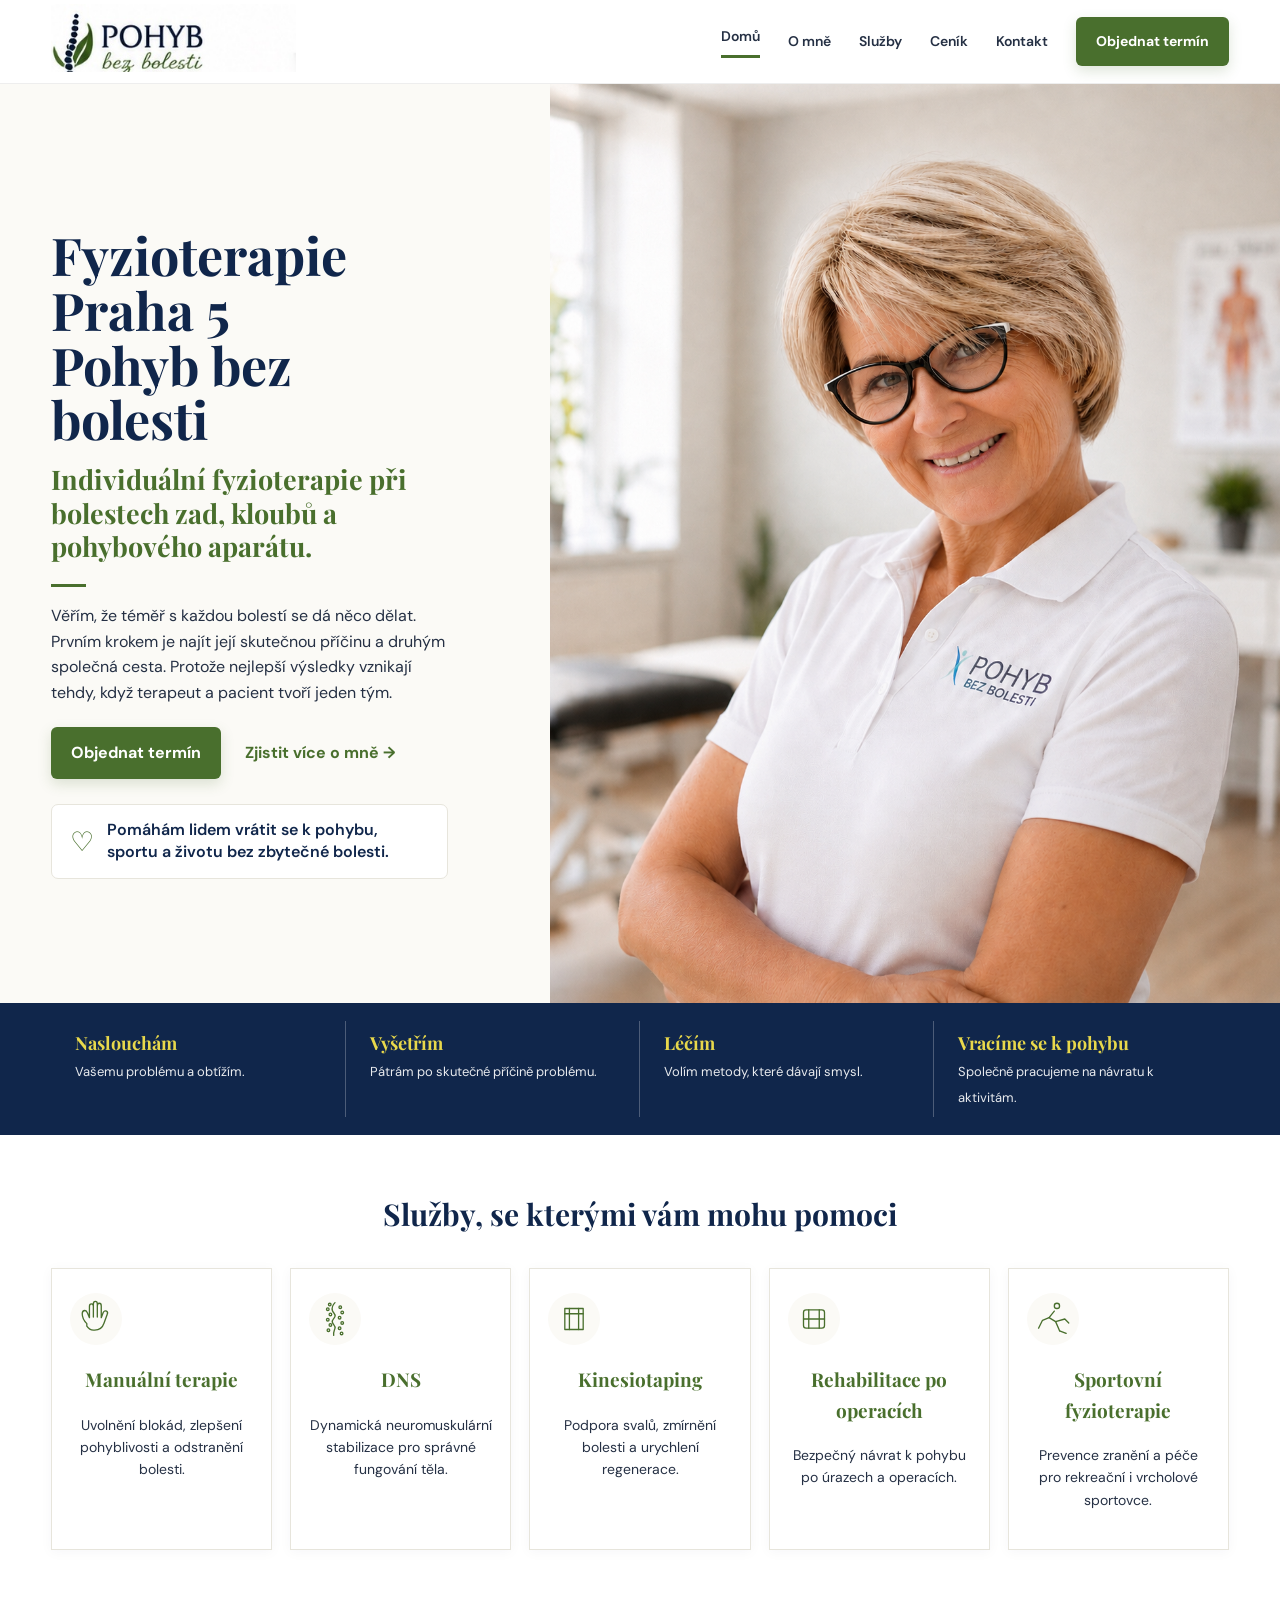
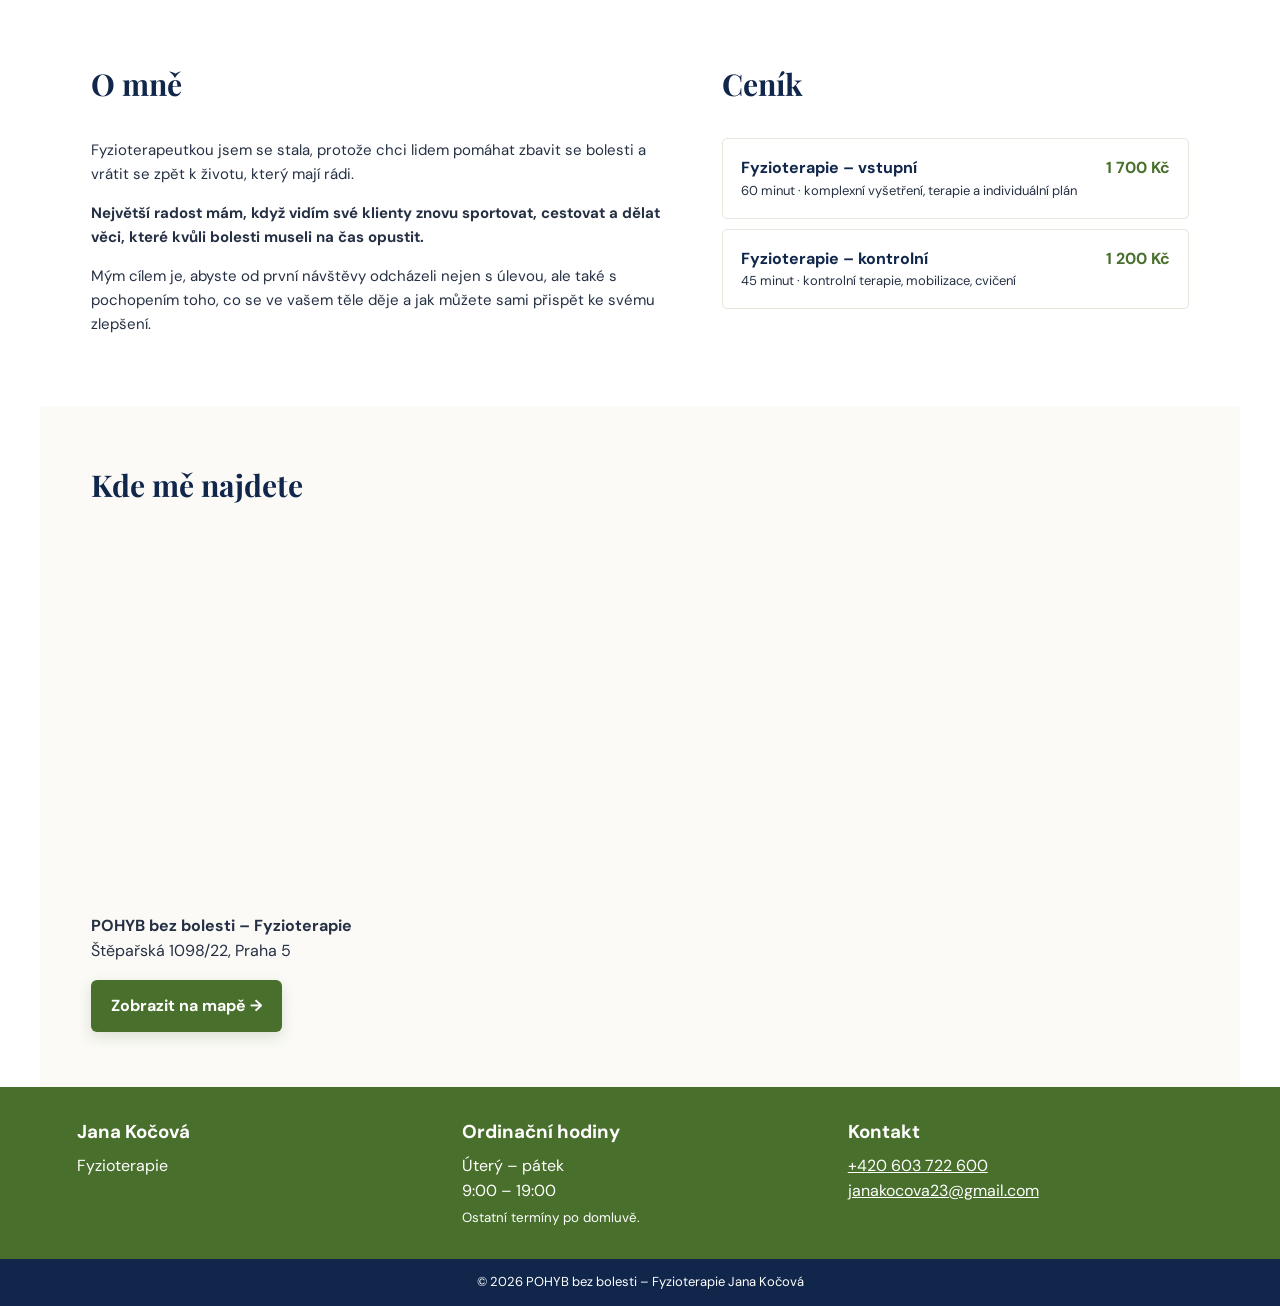
<file: index.html>
<!doctype html>
<html lang="cs">
<head>
  <meta charset="utf-8">
  <meta name="viewport" content="width=device-width, initial-scale=1">
  <title>Pohyb bez bolesti | Fyzioterapie Jana Kočová</title>
  <meta name="description" content="Fyzioterapie Jana Kočová – individuální péče, manuální terapie, DNS, kinesiotaping, rehabilitace po operacích a sportovní fyzioterapie v Praze 5.">
  <link rel="stylesheet" href="style.css">
</head>
<body>
<header class="site-header">
  <a class="brand" href="#domu" aria-label="Pohyb bez bolesti – domů">
    <img src="logo.jpg" alt="Pohyb bez bolesti – fyzioterapie Jana Kočová">
  </a>
  <nav>
    <a class="active" href="#domu">Domů</a>
    <a href="#o-mne">O mně</a>
    <a href="#sluzby">Služby</a>
    <a href="#cenik">Ceník</a>
    <a href="#kontakt">Kontakt</a>
    <a class="nav-cta" href="https://calendar.app.google/rdv8d4rcamFJx4ic6">Objednat termín</a>
  </nav>
</header>

<main>
<section id="domu" class="hero">
  <div class="hero-copy">
    <h1>Fyzioterapie Praha 5<br>Pohyb bez bolesti</h1>
    <h2>Individuální fyzioterapie při bolestech zad, kloubů a pohybového aparátu.</h2>
    <div class="accent-line"></div>
    <p>Věřím, že téměř s každou bolestí se dá něco dělat. Prvním krokem je najít její skutečnou příčinu a druhým společná cesta. Protože nejlepší výsledky vznikají tehdy, když terapeut a pacient tvoří jeden tým.</p>
    <div class="actions">
      <a class="button" href="https://calendar.app.google/rdv8d4rcamFJx4ic6">Objednat termín</a>
      <a class="text-link" href="#o-mne">Zjistit více o mně →</a>
    </div>
    <div class="promise">♡ <span>Pomáhám lidem vrátit se k pohybu, sportu a životu bez zbytečné bolesti.</span></div>
  </div>
  <div class="hero-photo">
    <img src="2061E482-CE8C-4408-A3E9-035E9FEFC7D1.png" alt="Jana Kočová – fyzioterapie">
  </div>
</section>

<section class="values">
  <div><strong>Naslouchám</strong><span>Vašemu problému a obtížím.</span></div>
  <div><strong>Vyšetřím</strong><span>Pátrám po skutečné příčině problému.</span></div>
  <div><strong>Léčím</strong><span>Volím metody, které dávají smysl.</span></div>
  <div><strong>Vracíme se k pohybu</strong><span>Společně pracujeme na návratu k aktivitám.</span></div>
</section>

<section id="sluzby" class="section">
  <h2>Služby, se kterými vám mohu pomoci</h2>
  <div class="cards">
    <article><div class="icon"><svg viewBox="0 0 64 64" aria-hidden="true">
  <path d="M18 39c-4-4-7-9-7-15 0-3 2-5 4-5 2 0 3 1 4 4l3 7V13c0-2 1-4 3-4s3 2 3 4v16V9c0-2 1-4 3-4s3 2 3 4v20V12c0-2 1-4 3-4s3 2 3 4v18l3-8c1-2 3-3 5-2 2 1 2 3 1 5l-5 14c-2 6-7 10-14 10h-2c-5 0-8-3-10-6z"/>
</svg>

</div><h3>Manuální terapie</h3><p>Uvolnění blokád, zlepšení pohyblivosti a odstranění bolesti.</p></article>
    <article><div class="icon"><svg viewBox="0 0 64 64" aria-hidden="true">
  <path d="M32 7c-4 4-5 8-4 12s5 5 4 9-5 5-4 9 5 5 4 9-3 7-2 11"/>
  <circle cx="24" cy="10" r="2"/>
  <circle cx="21" cy="17" r="2"/>
  <circle cx="25" cy="25" r="2"/>
  <circle cx="21" cy="33" r="2"/>
  <circle cx="25" cy="41" r="2"/>
  <circle cx="22" cy="49" r="2"/>
  <circle cx="40" cy="14" r="2"/>
  <circle cx="43" cy="22" r="2"/>
  <circle cx="39" cy="30" r="2"/>
  <circle cx="43" cy="38" r="2"/>
  <circle cx="39" cy="46" r="2"/>
  <circle cx="42" cy="54" r="2"/>
</svg></div><h3>DNS</h3><p>Dynamická neuromuskulární stabilizace pro správné fungování těla.</p></article>
     <article><div class="icon"><svg viewBox="0 0 64 64" aria-hidden="true"><path d="M18 16h28v32H18z"/><path d="M18 24h28"/><path d="M25 16v32"/><path d="M39 16v32"/></svg></div><h3>Kinesiotaping</h3><p>Podpora svalů, zmírnění bolesti a urychlení regenerace.</p></article>
<article><div class="icon"><svg viewBox="0 0 64 64" aria-hidden="true"><rect x="16" y="18" width="32" height="28" rx="4"/><path d="M24 18v28M40 18v28M16 32h32"/></svg></div><h3>Rehabilitace po operacích</h3><p>Bezpečný návrat k pohybu po úrazech a operacích.</p></article>
<article><div class="icon"><svg viewBox="0 0 64 64" aria-hidden="true"><circle cx="38" cy="12" r="4"/><path d="M34 20l-8 10 10 6 6 14"/><path d="M26 30l-10 4-6 12"/><path d="M36 36l14-4 6 6"/><path d="M42 50l10 4"/></svg></div><h3>Sportovní fyzioterapie</h3><p>Prevence zranění a péče pro rekreační i vrcholové sportovce.</p></article>
  </div>
</section>

<section id="o-mne" class="split section">
  <div>
    <h2>O mně</h2>
    <p>Fyzioterapeutkou jsem se stala, protože chci lidem pomáhat zbavit se bolesti a vrátit se zpět k životu, který mají rádi.</p>
    <p><strong>Největší radost mám, když vidím své klienty znovu sportovat, cestovat a dělat věci, které kvůli bolesti museli na čas opustit.</strong></p>
    <p>Mým cílem je, abyste od první návštěvy odcházeli nejen s úlevou, ale také s pochopením toho, co se ve vašem těle děje a jak můžete sami přispět ke svému zlepšení.</p>
  </div>
  <div id="cenik">
    <h2>Ceník</h2>
    <div class="price"><div><strong>Fyzioterapie – vstupní</strong><span>60 minut · komplexní vyšetření, terapie a individuální plán</span></div><b>1 700 Kč</b></div>
    <div class="price"><div><strong>Fyzioterapie – kontrolní</strong><span>45 minut · kontrolní terapie, mobilizace, cvičení</span></div><b>1 200 Kč</b></div>
   
  </div>
</section>

<section class="location section">
  <div>
    <h2>Kde mě najdete</h2>
   <iframe src="https://www.google.com/maps?q=Štěpařská+1098/22,+Praha+5&output=embed" width="100%" height="350" style="border:0;" loading="lazy"></iframe> 
    <p><strong>POHYB bez bolesti – Fyzioterapie</strong><br>Štěpařská 1098/22, Praha 5</p>
    <a class="button" href="https://www.google.com/maps/search/?api=1&query=Štěpařská%201098%2F22%2C%20Praha%205" target="_blank" rel="noopener">Zobrazit na mapě →</a>
  </div>
</section>

<section id="kontakt" class="contact">
  <div><h3>Jana Kočová</h3><p>Fyzioterapie</p></div>
  <div><h3>Ordinační hodiny</h3><p>Úterý – pátek<br>9:00 – 19:00<br><small>Ostatní termíny po domluvě.</small></p></div>
  <div><h3>Kontakt</h3><p><a href="tel:+420603722600">+420 603 722 600</a><br><a href="mailto:janakocova23@gmail.com">janakocova23@gmail.com</a></p></div>
</section>
</main>

<footer>© 2026 POHYB bez bolesti – Fyzioterapie Jana Kočová</footer>
<script src="script.js"></script>
</body>
</html>
</file>
<file: style.css>
@import url('https://fonts.googleapis.com/css2?family=DM+Sans:wght@400;500;600;700&family=Playfair+Display:wght@600;700&display=swap');

:root{--navy:#10264b;--green:#496f2d;--olive:#6d824d;--cream:#fbfaf6;--line:#e7e5dc;--text:#253044}
*{box-sizing:border-box}html{scroll-behavior:smooth}body{margin:0;font-family:"DM Sans",Arial,sans-serif;color:var(--text);background:white;line-height:1.6}
a{color:inherit;text-decoration:none}.site-header{height:84px;display:flex;align-items:center;justify-content:space-between;padding:8px 4vw;border-bottom:1px solid #eee;position:sticky;top:0;background:rgba(255,255,255,.96);backdrop-filter:blur(8px);z-index:10}.brand img{width:245px;height:68px;object-fit:cover;object-position:left top}.site-header nav{display:flex;align-items:center;gap:28px;font-size:14px;font-weight:600}.site-header nav a.active{border-bottom:3px solid var(--green);padding-bottom:8px}.nav-cta,.button{background:var(--green);color:white;padding:13px 20px;border-radius:6px;font-weight:700;display:inline-block;box-shadow:0 5px 14px rgba(73,111,45,.18)}
.hero{display:grid;grid-template-columns:43% 57%;min-height:560px;background:var(--cream)}.hero-copy{padding:65px 8vw 45px 4vw;display:flex;flex-direction:column;justify-content:center}.hero h1{font-family:"Playfair Display",serif;font-size:52px;line-height:1.05;color:var(--navy);margin:0 0 16px}.hero h2{font-family:"Playfair Display",serif;color:var(--green);font-size:27px;line-height:1.25;margin:0 0 18px}.accent-line{height:3px;width:35px;background:var(--green);margin:2px 0 16px}.hero p{max-width:540px;margin:0 0 22px;font-size:16px}.actions{display:flex;align-items:center;gap:24px;margin-bottom:25px}.text-link{font-weight:700;color:var(--green)}.promise{display:flex;gap:13px;align-items:center;background:white;border:1px solid var(--line);border-radius:7px;padding:14px 18px;max-width:520px;color:var(--green);font-size:27px}.promise span{color:var(--navy);font-size:16px;font-weight:600;line-height:1.4}.hero-photo{overflow:hidden}.hero-photo img{width:100%;height:100%;object-fit:cover;object-position:center top}
.values{display:grid;grid-template-columns:repeat(4,1fr);background:var(--navy);color:white;padding:18px 4vw}.values div{padding:8px 24px;border-right:1px solid rgba(255,255,255,.25)}.values div:last-child{border:0}.values strong{display:block;color:#e8d84b;font-family:"Playfair Display",serif;font-size:18px}.values span{font-size:13px;opacity:.9}
.section{padding:55px 4vw}.section>h2,.split h2,.location h2{font-family:"Playfair Display",serif;color:var(--navy);font-size:30px;margin:0 0 30px}.section>h2{text-align:center}.cards{display:grid;grid-template-columns:repeat(5,1fr);gap:18px}.cards article{border:1px solid var(--line);padding:24px 18px;text-align:center;box-shadow:0 2px 12px rgba(16,38,75,.04)}.icon{font-size:32px;color:var(--green)}.cards h3{font-family:"Playfair Display",serif;color:var(--green);font-size:19px}.cards p{font-size:14px}
.split{display:grid;grid-template-columns:1.1fr .9fr;gap:60px;max-width:1200px;margin:auto}.split p{font-size:15px}.price{display:flex;justify-content:space-between;gap:20px;border:1px solid var(--line);padding:16px 18px;margin-bottom:10px;border-radius:5px}.price strong{display:block;color:var(--navy)}.price span{display:block;font-size:13px}.price b{color:var(--green);white-space:nowrap}.location{background:var(--cream);max-width:1200px;margin:auto}.location img{width:100%;max-width:650px;height:190px;object-fit:cover}.contact{display:grid;grid-template-columns:repeat(3,1fr);gap:30px;background:var(--green);color:white;padding:30px 6vw}.contact h3{margin:0 0 6px}.contact p{margin:0}.contact a{text-decoration:underline}footer{background:var(--navy);color:white;text-align:center;padding:13px;font-size:13px}
@media(max-width:900px){.site-header{height:auto;gap:12px;flex-direction:column;padding:10px 4vw}.site-header nav{gap:12px;flex-wrap:wrap;justify-content:center;font-size:13px}.brand img{width:210px;height:58px}.hero{grid-template-columns:1fr}.hero-copy{padding:45px 7vw}.hero h1{font-size:43px}.hero-photo{height:430px}.values{grid-template-columns:1fr 1fr}.cards{grid-template-columns:1fr 1fr}.split{grid-template-columns:1fr;gap:25px}.contact{grid-template-columns:1fr 1fr}}
@media(max-width:560px){.site-header nav a:not(.nav-cta){display:none}.hero h1{font-size:34px}.hero h2{font-size:23px}.hero-photo{height:330px;overflow:hidden}
.hero-photo img{width:100%;height:100%;object-fit:cover;object-position:center 50%}.values,.cards,.contact{grid-template-columns:1fr}.values div{border-right:0;border-bottom:1px solid rgba(255,255,255,.25)}.actions{flex-direction:column;align-items:flex-start}.promise{font-size:23px}}
.icon{
  width:52px;
  height:52px;
  display:flex;
  align-items:center;
  justify-content:center;
  border-radius:50%;
  background:var(--cream);
  font-size:26px;
  margin-bottom:14px;
}.icon svg{
  width:42px;
  height:42px;
  fill:none;
  stroke:var(--green);
  stroke-width:2;
  stroke-linecap:round;
  stroke-linejoin:round;
}
@media (min-width: 561px) and (max-width: 900px) {
  .hero-photo {
    height: auto;
  }

  .hero-photo img {
    width: 100%;
    height: auto;
    object-fit: contain;
    display: block;
  }
}
</file>
